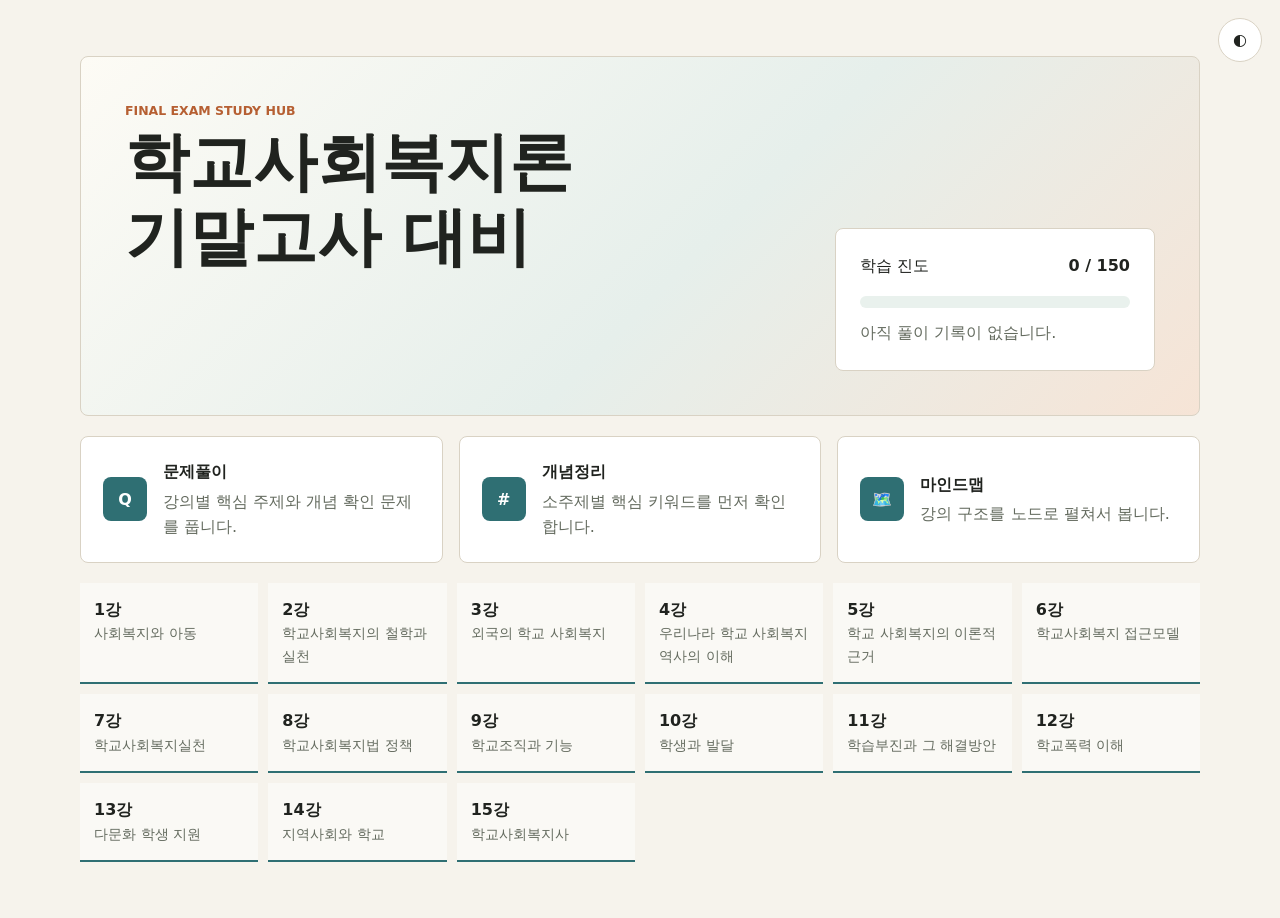
<file: index.html>
<!DOCTYPE html>
<html lang="ko">
<head>
  <meta charset="UTF-8">
  <meta name="viewport" content="width=device-width, initial-scale=1.0">
  <title>&#54617;&#44368;&#49324;&#54924;&#48373;&#51648;&#47200; &#44592;&#47568;&#44256;&#49324; &#45824;&#48708;</title>
  <link rel="stylesheet" href="style.css">
</head>
<body>
  <button class="theme-toggle" id="theme-toggle" type="button" aria-label="theme">&#9680;</button>
  <main class="site-shell">
    <section class="hero">
      <div>
        <p class="eyebrow">Final Exam Study Hub</p>
        <h1><span>&#54617;&#44368;&#49324;&#54924;&#48373;&#51648;&#47200;</span><span>&#44592;&#47568;&#44256;&#49324; &#45824;&#48708;</span></h1>
      </div>
      <section class="progress-panel">
        <div class="progress-panel__header">
          <span>&#54617;&#49845; &#51652;&#46020;</span>
          <strong><span id="solved-count">0</span> / <span id="total-count">0</span></strong>
        </div>
        <div class="progress-track"><div class="progress-fill" id="progress-fill"></div></div>
        <p id="progress-message">&#50500;&#51649; &#54400;&#51060; &#44592;&#47197;&#51060; &#50630;&#49845;&#45768;&#45796;.</p>
      </section>
    </section>
    <nav class="study-cards three" aria-label="study menu">
      <a class="study-card" href="quiz.html"><span class="study-card__icon">Q</span><span class="study-card__body"><strong>&#47928;&#51228;&#54400;&#51060;</strong><span>&#44053;&#51032;&#48324; &#54645;&#49900; &#51452;&#51228;&#50752; &#44060;&#45392; &#54869;&#51064; &#47928;&#51228;&#47484; &#54409;&#45768;&#45796;.</span></span></a>
      <a class="study-card" href="concepts.html"><span class="study-card__icon">#</span><span class="study-card__body"><strong>&#44060;&#45392;&#51221;&#47532;</strong><span>&#49548;&#51452;&#51228;&#48324; &#54645;&#49900; &#53412;&#50892;&#46300;&#47484; &#47676;&#51200; &#54869;&#51064;&#54633;&#45768;&#45796;.</span></span></a>
      <a class="study-card" href="mindmap.html"><span class="study-card__icon">&#128506;&#65039;</span><span class="study-card__body"><strong>&#47560;&#51064;&#46300;&#47605;</strong><span>&#44053;&#51032; &#44396;&#51312;&#47484; &#45432;&#46300;&#47196; &#54204;&#52432;&#49436; &#48389;&#45768;&#45796;.</span></span></a>
    </nav>
    <section class="lecture-strip" id="lecture-strip"></section>
  </main>
  <script src="data.js"></script>
  <script>
    const labelOf = (lecture) => lecture.label || `${lecture.id}\uac15`;
    function applyTheme() {
      const theme = localStorage.getItem('theme') || 'light';
      document.documentElement.dataset.theme = theme;
    }
    document.getElementById('theme-toggle').addEventListener('click', () => {
      const next = document.documentElement.dataset.theme === 'dark' ? 'light' : 'dark';
      localStorage.setItem('theme', next);
      applyTheme();
    });
    applyTheme();
    const progress = JSON.parse(localStorage.getItem('schoolQuizProgress') || '{"solvedQuestions":[]}');
    const solvedSet = new Set(Array.isArray(progress.solvedQuestions) ? progress.solvedQuestions : []);
    const solved = Math.min(questions.length, solvedSet.size);
    const percent = questions.length ? Math.round(solved / questions.length * 100) : 0;
    document.getElementById('solved-count').textContent = solved;
    document.getElementById('total-count').textContent = questions.length;
    document.getElementById('progress-fill').style.width = `${percent}%`;
    document.getElementById('progress-message').textContent = solved ? `${questions.length}\ubb38\uc81c \uc911 ${solved}\ubb38\uc81c\ub97c \ud480\uc5c8\uc2b5\ub2c8\ub2e4.` : '\uc544\uc9c1 \ud480\uc774 \uae30\ub85d\uc774 \uc5c6\uc2b5\ub2c8\ub2e4.';
    document.getElementById('lecture-strip').innerHTML = lectures.map((lecture) => `<article><strong>${labelOf(lecture)}</strong><span>${lecture.title}</span></article>`).join('');
  </script>
</body>
</html>
</file>
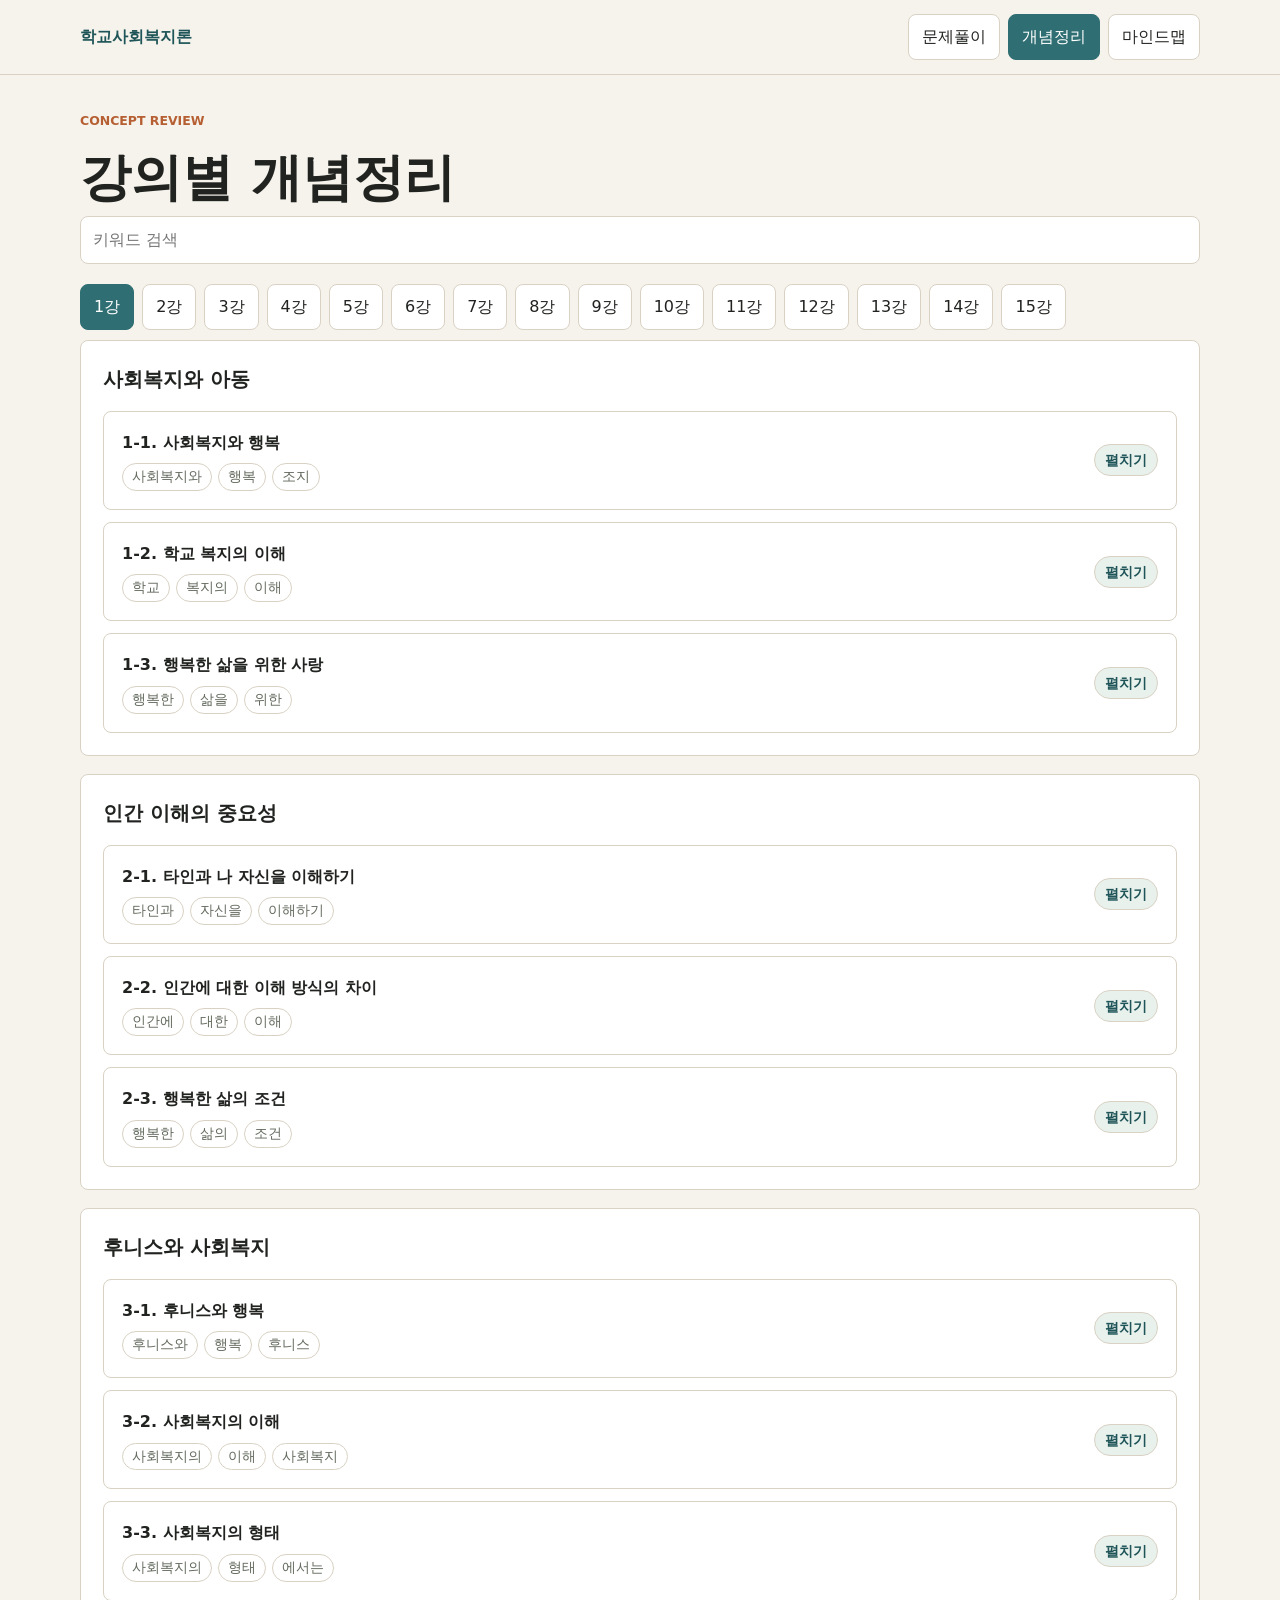
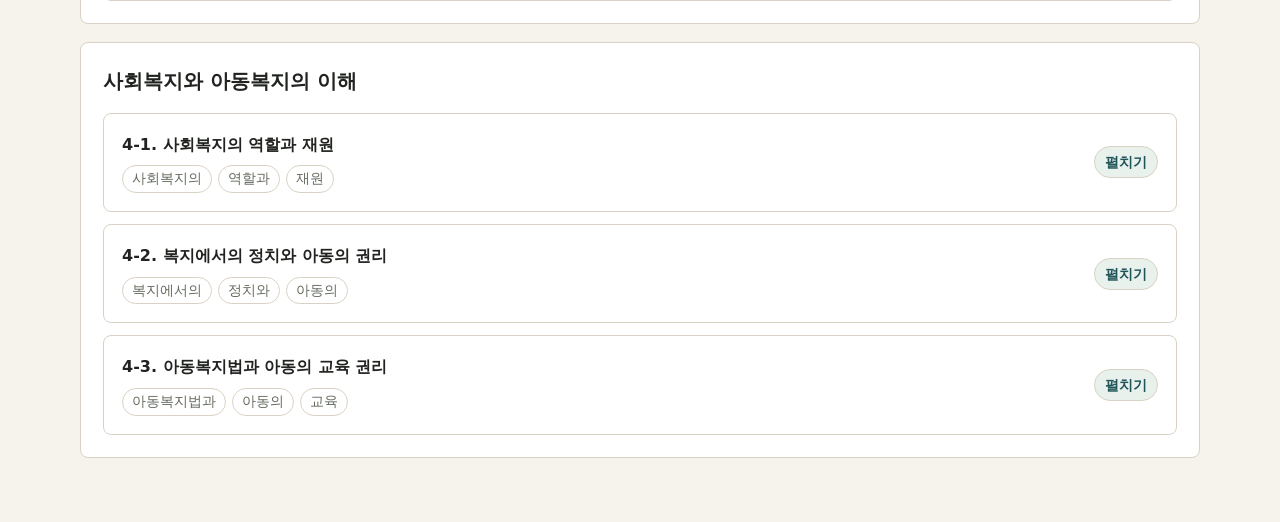
<file: concepts.html>
﻿<!DOCTYPE html>
<html lang="ko">
<head>
  <meta charset="UTF-8">
  <meta name="viewport" content="width=device-width, initial-scale=1.0">
  <title>&#44060;&#45392;&#51221;&#47532; | &#54617;&#44368;&#49324;&#54924;&#48373;&#51648;&#47200;</title>
  <link rel="stylesheet" href="style.css">
</head>
<body>
  <header class="topbar">
    <a href="index.html" class="brand">&#54617;&#44368;&#49324;&#54924;&#48373;&#51648;&#47200;</a>
    <nav><a href="quiz.html">&#47928;&#51228;&#54400;&#51060;</a><a href="concepts.html" aria-current="page">&#44060;&#45392;&#51221;&#47532;</a><a href="mindmap.html">&#47560;&#51064;&#46300;&#47605;</a></nav>
  </header>
  <main class="content-shell">
    <section class="page-heading">
      <p class="eyebrow">Concept Review</p>
      <h1>&#44053;&#51032;&#48324; &#44060;&#45392;&#51221;&#47532;</h1>
      <input id="search" class="search" type="search" placeholder="&#53412;&#50892;&#46300; &#44160;&#49353;" aria-label="concept search">
    </section>
    <div class="lecture-tabs" id="lecture-tabs"></div>
    <section class="concept-list" id="concept-list"></section>
  </main>
  <script src="data.js"></script>
  <script>
    const tabs = document.getElementById('lecture-tabs');
    const list = document.getElementById('concept-list');
    const search = document.getElementById('search');
    let active = lectures[0]?.id || 1;
    const labelOf = (lecture) => lecture.label || `${lecture.id}\uac15`;
    function plainText(value) {
      return String(value || '').replace(/<[^>]+>/g, ' ');
    }
    function keywordsFor(sub) {
      const source = plainText([sub.title, sub.paragraph || '', ...(sub.points || []).slice(0, 1)].join(' '));
      const words = source.split(/[\s,./()]+/).map((word) => word.replace(/["'.,!]/g, '')).filter((word) => word.length >= 2);
      return [...new Set(words)].slice(0, 3);
    }
    function renderTabs() {
      tabs.innerHTML = lectures.map((lecture) => `<button type="button" class="tab ${lecture.id === active ? 'is-active' : ''}" data-id="${lecture.id}">${labelOf(lecture)}</button>`).join('');
    }
    function renderList() {
      const query = search.value.trim().toLowerCase();
      const lecture = lectures.find((item) => item.id === active);
      if (!lecture) return;
      const sections = lecture.sections.map((section) => {
        const subtopics = section.subtopics.filter((sub) => !query || plainText([section.title, sub.title, sub.paragraph || '', ...(sub.points || [])].join(' ')).toLowerCase().includes(query));
        if (!subtopics.length) return '';
        return `<article class="concept-section"><h2>${section.title}</h2>${subtopics.map((sub) => {
          const keywords = keywordsFor(sub).map((word) => `<span>${word}</span>`).join('');
          const paragraph = sub.paragraph || (sub.points || []).join(' ');
          return `<details class="concept-card"><summary><span><strong>${sub.id}. ${sub.title}</strong><span class="keyword-row">${keywords}</span></span><em class="details-toggle"><span class="show-closed">\ud3bc\uce58\uae30</span><span class="show-open">\uc811\uae30</span></em></summary><p class="concept-paragraph">${paragraph}</p></details>`;
        }).join('')}</article>`;
      }).join('');
      list.innerHTML = sections || '<p class="empty">\uac80\uc0c9 \uacb0\uacfc\uac00 \uc5c6\uc2b5\ub2c8\ub2e4.</p>';
    }
    tabs.addEventListener('click', (event) => {
      const button = event.target.closest('button[data-id]');
      if (!button) return;
      active = Number(button.dataset.id);
      renderTabs();
      renderList();
    });
    search.addEventListener('input', renderList);
    renderTabs();
    renderList();
  </script>
</body>
</html>
</file>
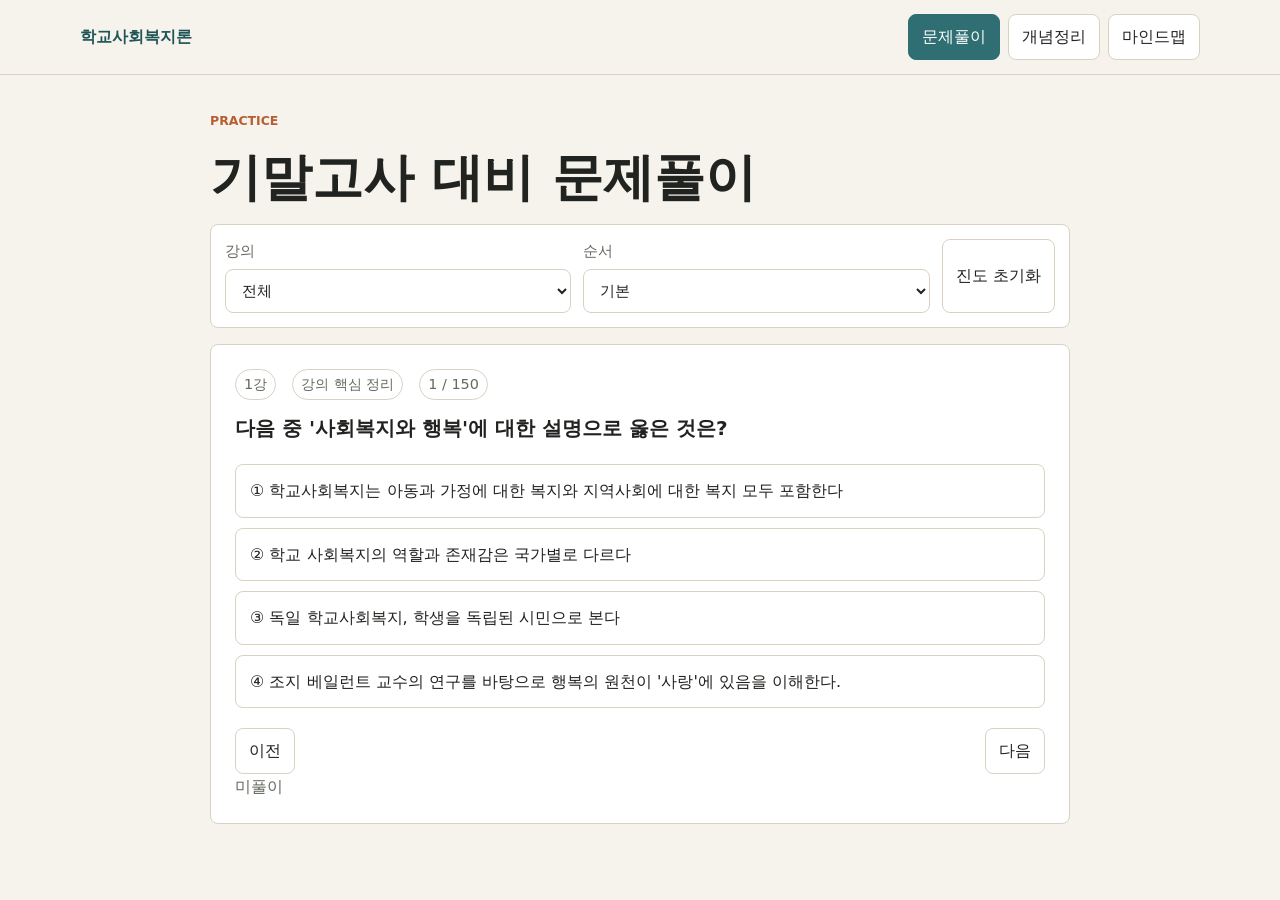
<file: quiz.html>
﻿<!DOCTYPE html>
<html lang="ko">
<head>
  <meta charset="UTF-8">
  <meta name="viewport" content="width=device-width, initial-scale=1.0">
  <title>&#47928;&#51228;&#54400;&#51060; | &#54617;&#44368;&#49324;&#54924;&#48373;&#51648;&#47200;</title>
  <link rel="stylesheet" href="style.css">
</head>
<body>
  <header class="topbar">
    <a href="index.html" class="brand">&#54617;&#44368;&#49324;&#54924;&#48373;&#51648;&#47200;</a>
    <nav><a href="quiz.html" aria-current="page">&#47928;&#51228;&#54400;&#51060;</a><a href="concepts.html">&#44060;&#45392;&#51221;&#47532;</a><a href="mindmap.html">&#47560;&#51064;&#46300;&#47605;</a></nav>
  </header>
  <main class="content-shell quiz-shell">
    <section class="page-heading compact"><p class="eyebrow">Practice</p><h1>&#44592;&#47568;&#44256;&#49324; &#45824;&#48708; &#47928;&#51228;&#54400;&#51060;</h1></section>
    <section class="quiz-tools">
      <label>&#44053;&#51032; <select id="lecture-filter"><option value="all">&#51204;&#52404;</option></select></label>
      <label>&#49692;&#49436; <select id="mode"><option value="normal">&#44592;&#48376;</option><option value="shuffle">&#49438;&#44592;</option><option value="wrong">&#50724;&#45813;&#47564;</option></select></label>
      <button type="button" id="reset-progress">&#51652;&#46020; &#52488;&#44592;&#54868;</button>
    </section>
    <section class="quiz-card" id="quiz-card"></section>
  </main>
  <script src="data.js"></script>
  <script>
    const filter = document.getElementById('lecture-filter');
    const mode = document.getElementById('mode');
    const card = document.getElementById('quiz-card');
    const reset = document.getElementById('reset-progress');
    const labelById = new Map(lectures.map((lecture) => [lecture.id, lecture.label || `${lecture.id}\uac15`]));
    let index = 0;
    let order = [];
    let progress = JSON.parse(localStorage.getItem('schoolQuizProgress') || '{"solvedQuestions":[],"wrongQuestions":[]}');
    const save = () => localStorage.setItem('schoolQuizProgress', JSON.stringify(progress));
    lectures.forEach((lecture) => filter.insertAdjacentHTML('beforeend', `<option value="${lecture.id}">${lecture.label || `${lecture.id}\uac15`} ${lecture.title}</option>`));
    function shuffled(items) { return [...items].sort((a, b) => ((a.id * 37) % 101) - ((b.id * 37) % 101)); }
    function buildOrder() {
      let items = questions.filter((question) => filter.value === 'all' || String(question.lecture) === filter.value);
      if (mode.value === 'wrong') {
        const wrong = new Set(progress.wrongQuestions || []);
        items = items.filter((question) => wrong.has(question.id));
      }
      order = mode.value === 'shuffle' ? shuffled(items) : items;
      index = 0;
      renderQuestion();
    }
    function renderQuestion() {
      if (!order.length) { card.innerHTML = '<p class="empty">\ud45c\uc2dc\ud560 \ubb38\uc81c\uac00 \uc5c6\uc2b5\ub2c8\ub2e4.</p>'; return; }
      const question = order[index];
      const solved = new Set(progress.solvedQuestions || []);
      const lectureLabel = question.lectureLabel || labelById.get(question.lecture) || `${question.lecture}\uac15`;
      card.innerHTML = `<div class="quiz-meta"><span>${lectureLabel}</span><span>${question.source}</span><span>${index + 1} / ${order.length}</span></div><h2>${question.question}</h2><div class="options">${question.options.map((option, choiceIndex) => `<button type="button" data-choice="${choiceIndex}">${option}</button>`).join('')}</div><div class="feedback" id="feedback"></div><div class="quiz-actions"><button type="button" id="prev">\uc774\uc804</button><button type="button" id="next">\ub2e4\uc74c</button></div><p class="solved-state">${solved.has(question.id) ? '\ud480\uc774 \uc644\ub8cc' : '\ubbf8\ud480\uc774'}</p>`;
    }
    card.addEventListener('click', (event) => {
      const choice = event.target.closest('button[data-choice]');
      if (choice) {
        const question = order[index];
        const picked = Number(choice.dataset.choice);
        const buttons = [...card.querySelectorAll('button[data-choice]')];
        buttons.forEach((button) => button.disabled = true);
        buttons[question.answer].classList.add('is-correct');
        if (picked !== question.answer) choice.classList.add('is-wrong');
        progress.solvedQuestions = [...new Set([...(progress.solvedQuestions || []), question.id])];
        const wrong = new Set(progress.wrongQuestions || []);
        if (picked === question.answer) wrong.delete(question.id); else wrong.add(question.id);
        progress.wrongQuestions = [...wrong];
        save();
        document.getElementById('feedback').innerHTML = `<strong>${picked === question.answer ? '\uc815\ub2f5\uc785\ub2c8\ub2e4.' : '\ub2e4\uc2dc \ud655\uc778\ud574\ubd05\uc2dc\ub2e4.'}</strong><p>${question.explanation}</p>`;
      }
      if (event.target.id === 'next') { index = (index + 1) % order.length; renderQuestion(); }
      if (event.target.id === 'prev') { index = (index - 1 + order.length) % order.length; renderQuestion(); }
    });
    reset.addEventListener('click', () => { progress = { solvedQuestions: [], wrongQuestions: [] }; save(); buildOrder(); });
    filter.addEventListener('change', buildOrder);
    mode.addEventListener('change', buildOrder);
    buildOrder();
  </script>
</body>
</html>
</file>
<file: style.css>
﻿:root{color-scheme:light;--bg:#f6f3ec;--panel:#fff;--ink:#20231f;--muted:#646b5f;--line:#d9d2c4;--accent:#2f6f73;--accent-strong:#1f5558;--warm:#b65f32;--soft:#e9f1ed;--danger:#b64b4b;--success:#287b51}
:root[data-theme=dark]{color-scheme:dark;--bg:#171914;--panel:#22261f;--ink:#f3f1e8;--muted:#bbb7a7;--line:#3c4236;--accent:#78b8ad;--accent-strong:#9bcfc6;--warm:#de9a68;--soft:#26342f;--danger:#e07d7d;--success:#83d2a2}
*{box-sizing:border-box}body{margin:0;min-height:100vh;background:var(--bg);color:var(--ink);font-family:"Pretendard","Segoe UI",system-ui,sans-serif;line-height:1.6}a{color:inherit;text-decoration:none}button,input,select{font:inherit}.site-shell,.content-shell{width:min(1120px,calc(100% - 32px));margin:0 auto}.site-shell{padding:56px 0}.hero{display:grid;grid-template-columns:minmax(0,1.5fr) minmax(280px,.7fr);gap:24px;align-items:stretch;min-height:360px;padding:44px;background:linear-gradient(135deg,#fdfbf5 0%,#e6efeb 55%,#f6e4d6 100%);border:1px solid var(--line);border-radius:8px}:root[data-theme=dark] .hero{background:linear-gradient(135deg,#242820 0%,#1d3434 55%,#3b2b20 100%)}.eyebrow{margin:0 0 8px;color:var(--warm);font-size:.78rem;font-weight:800;letter-spacing:0;text-transform:uppercase}h1{margin:0;font-size:clamp(2.2rem,5vw,4.6rem);line-height:1.05;letter-spacing:0}.hero__lead{max-width:560px;color:var(--muted);font-size:1.05rem}.progress-panel,.study-card,.concept-card,.quiz-card,.quiz-tools,.concept-section{background:var(--panel);border:1px solid var(--line);border-radius:8px}.progress-panel{align-self:end;padding:24px}.progress-panel__header,.quiz-meta,.quiz-actions,.topbar,.study-card{display:flex;align-items:center;justify-content:space-between;gap:16px}.progress-track{height:12px;margin:18px 0 12px;overflow:hidden;border-radius:999px;background:var(--soft)}.progress-fill{width:0;height:100%;background:var(--accent)}.theme-toggle{position:fixed;top:18px;right:18px;z-index:10;width:44px;height:44px;border:1px solid var(--line);border-radius:999px;background:var(--panel);color:var(--ink);cursor:pointer}.study-cards{display:grid;grid-template-columns:repeat(2,minmax(0,1fr));gap:16px;margin-top:20px}.study-cards.three{grid-template-columns:repeat(3,minmax(0,1fr))}.study-card{padding:22px;justify-content:flex-start}.study-card:hover{border-color:var(--accent)}.study-card__icon{display:grid;place-items:center;flex:0 0 44px;height:44px;border-radius:8px;background:var(--accent);color:#fff;font-weight:900}.study-card__body{display:grid;gap:4px}.study-card__body span,.progress-panel p,.empty,.solved-state{color:var(--muted);margin:0}.lecture-strip{display:grid;grid-template-columns:repeat(auto-fit,minmax(160px,1fr));gap:10px;margin-top:20px}.lecture-strip article{padding:14px;border-bottom:2px solid var(--accent);background:rgba(255,255,255,.45)}.lecture-strip span{display:block;color:var(--muted);font-size:.9rem}.topbar{position:sticky;top:0;z-index:5;padding:14px max(16px,calc((100vw - 1120px)/2));background:var(--bg);border-bottom:1px solid var(--line)}.brand{font-weight:900;color:var(--accent-strong)}.topbar nav{display:flex;gap:8px;flex-wrap:wrap}.topbar nav a,.tab,.quiz-tools button,.quiz-actions button{padding:9px 13px;border:1px solid var(--line);border-radius:8px;background:var(--panel);color:var(--ink);cursor:pointer}.topbar nav a[aria-current=page],.tab.is-active{background:var(--accent);border-color:var(--accent);color:#fff}.content-shell{padding:36px 0 64px}.page-heading{display:grid;gap:12px;margin-bottom:20px}.page-heading h1{font-size:clamp(1.9rem,4vw,3.4rem)}.search,.quiz-tools select{width:100%;min-height:44px;padding:10px 12px;border:1px solid var(--line);border-radius:8px;background:var(--panel);color:var(--ink)}.lecture-tabs{display:flex;gap:8px;overflow-x:auto;padding-bottom:10px}.concept-list{display:grid;gap:18px}.concept-section{padding:22px}.concept-section h2,.quiz-card h2{margin:0 0 16px;font-size:1.25rem}.concept-card{padding:0;margin-top:12px;overflow:hidden}.concept-card summary{display:flex;align-items:center;justify-content:space-between;gap:16px;padding:18px;cursor:pointer;list-style:none}.concept-card summary::-webkit-details-marker{display:none}.concept-card summary em{flex:0 0 auto;color:var(--accent-strong);font-style:normal;font-weight:800}.concept-card[open] summary{border-bottom:1px solid var(--line)}.concept-card ul{padding:16px 22px 18px 38px}.keyword-row{display:flex;flex-wrap:wrap;gap:6px;margin-top:8px}.keyword-row span{display:inline-flex;align-items:center;min-height:26px;padding:2px 9px;border:1px solid var(--line);border-radius:999px;color:var(--muted);font-size:.85rem}ul{margin:0;padding-left:20px}.quiz-shell{max-width:860px}.quiz-tools{display:grid;grid-template-columns:1fr 1fr auto;gap:12px;padding:14px;margin-bottom:16px}.quiz-tools label{display:grid;gap:6px;color:var(--muted);font-size:.92rem}.quiz-card{padding:24px;min-height:420px}.quiz-meta{justify-content:flex-start;flex-wrap:wrap;margin-bottom:12px;color:var(--muted);font-size:.9rem}.quiz-meta span{padding:3px 8px;border:1px solid var(--line);border-radius:999px}.options{display:grid;gap:10px;margin:20px 0}.options button{width:100%;min-height:52px;padding:13px 14px;text-align:left;border:1px solid var(--line);border-radius:8px;background:var(--panel);color:var(--ink);cursor:pointer}.options button:hover:not(:disabled){border-color:var(--accent)}.options button.is-correct{border-color:var(--success);background:color-mix(in srgb,var(--success) 14%,var(--panel))}.options button.is-wrong{border-color:var(--danger);background:color-mix(in srgb,var(--danger) 12%,var(--panel))}.feedback strong{color:var(--accent-strong)}.mindmap-shell{width:min(1280px,calc(100% - 24px))}.mindmap-panel{height:min(72vh,760px);min-height:560px;overflow:auto;background:var(--panel);border:1px solid var(--line);border-radius:8px}.mindmap-panel svg{display:block;width:100%;height:100%;min-width:820px}.links path{fill:none;stroke:var(--line);stroke-width:1.7}.mind-node{cursor:pointer}.mind-node circle{stroke:var(--panel);stroke-width:2}.mind-node text{font-size:14px;font-weight:750;paint-order:stroke;stroke:var(--panel);stroke-width:4;fill:var(--ink)}
@media(max-width:760px){.site-shell,.content-shell{width:min(100% - 24px,1120px)}.site-shell{padding-top:72px}.hero{grid-template-columns:1fr;padding:28px}.study-cards,.study-cards.three,.quiz-tools{grid-template-columns:1fr}.topbar{align-items:flex-start;flex-direction:column}h1{font-size:2.35rem}.concept-card summary{align-items:flex-start;flex-direction:column}.mindmap-panel{height:68vh;min-height:500px}.mindmap-panel svg{min-width:720px}}

.mindmap-shell{width:min(1500px,calc(100% - 24px));padding-bottom:28px}
.hero h1{display:grid;gap:8px;max-width:760px}.hero h1 span{display:block}
.mindmap-shell,.mindmap-panel,.mindmap-panel text{font-family:"Noto Sans KR","Pretendard","Segoe UI",system-ui,sans-serif}
.mindmap-panel{height:calc(100vh - 178px);min-height:680px;overflow:auto;background:#fffdf7;border:1px solid #e2d7c4;border-radius:8px;box-shadow:0 18px 45px rgba(65,55,38,.08)}
.mindmap-panel svg{display:block;width:100%;height:100%;min-width:1160px;min-height:760px;margin:0 auto}
.mindmap-panel svg{cursor:grab;touch-action:none}.mindmap-panel svg:active{cursor:grabbing}
.links path{fill:none;stroke:#7f9187;stroke-width:1.5px;stroke-opacity:.6;stroke-linecap:round}
.mind-node{cursor:pointer;transition:filter .18s ease,opacity .18s ease}
.mind-node rect,.mind-node circle{transition:filter .18s ease,stroke-width .18s ease,transform .18s ease}
.mind-node:hover rect,.mind-node:hover circle{filter:drop-shadow(0 8px 14px rgba(34,46,38,.22));stroke-width:2.5}
.mind-node.depth-0 .root-box{fill:#20332f;stroke:#20332f}
.mind-node.depth-1 .lecture-box{stroke:rgba(255,255,255,.82);stroke-width:1.5}
.mind-node.depth-2 .topic-dot{stroke:#fffdf7;stroke-width:2.2}
.mind-label{fill:#23302c;font-size:14px;font-weight:700;letter-spacing:0;paint-order:stroke;stroke:#fffdf7;stroke-width:5px;stroke-linejoin:round}
.mind-node.depth-0 .mind-label,.mind-node.depth-1 .mind-label{fill:#fff;stroke:none;font-weight:800}
.mind-node.depth-0 .mind-label{font-size:17px}
.mind-node.depth-1 .mind-label{font-size:13px}
.mind-node.depth-2 .mind-label{font-size:13px}
.mindmap-controls{position:fixed;right:24px;bottom:24px;z-index:20;display:flex;align-items:center;gap:8px;padding:10px;background:rgba(255,253,247,.94);border:1px solid #e2d7c4;border-radius:999px;box-shadow:0 14px 35px rgba(45,58,50,.18);backdrop-filter:blur(10px)}
.mindmap-controls button{display:grid;place-items:center;width:42px;height:42px;border:1px solid var(--line);border-radius:999px;background:#fff;color:var(--accent-strong);font-weight:900;font-size:18px;line-height:1;cursor:pointer;transition:transform .15s ease,background .15s ease,border-color .15s ease}
.mindmap-controls button:hover{transform:translateY(-1px);background:var(--soft);border-color:var(--accent)}
.mindmap-controls span{min-width:58px;padding:0 8px;color:var(--accent-strong);font-size:14px;font-weight:800;text-align:center}
.details-toggle{display:inline-flex;align-items:center;justify-content:center;min-width:64px;min-height:32px;padding:4px 10px;border:1px solid var(--line);border-radius:999px;background:var(--soft);color:var(--accent-strong);font-size:.86rem;font-style:normal;font-weight:800;white-space:nowrap}.details-toggle .show-open{display:none}.concept-card[open] .details-toggle .show-closed{display:none}.concept-card[open] .details-toggle .show-open{display:inline}
@media(max-width:760px){.mindmap-shell{width:calc(100% - 12px);padding-top:24px}.mindmap-panel{height:calc(100vh - 162px);min-height:560px}.mindmap-panel svg{min-width:980px;min-height:720px}.mind-node.depth-2 .mind-label{font-size:12px}}

.concept-paragraph{margin:0;padding:18px 22px;color:var(--ink);font-size:1rem;line-height:1.85;word-break:keep-all}.concept-paragraph strong{color:var(--accent-strong);font-weight:900}
</file>
